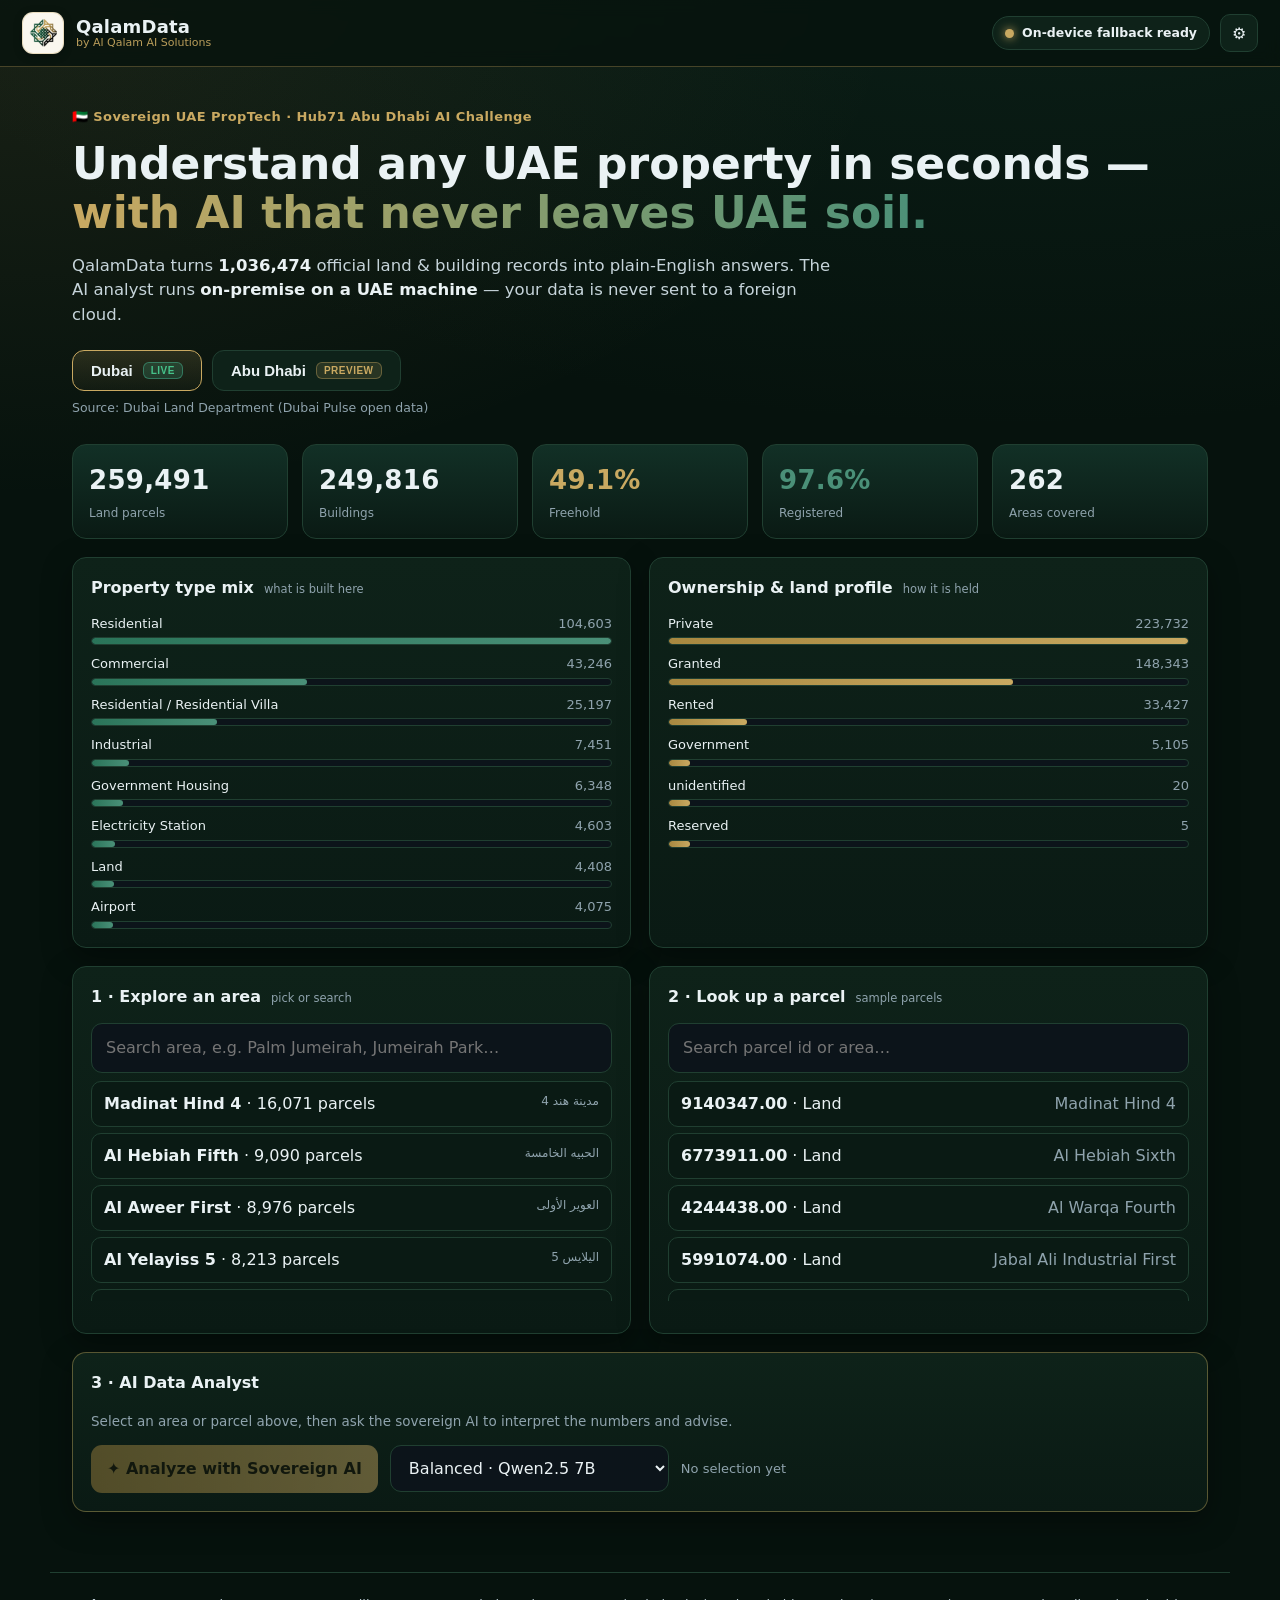
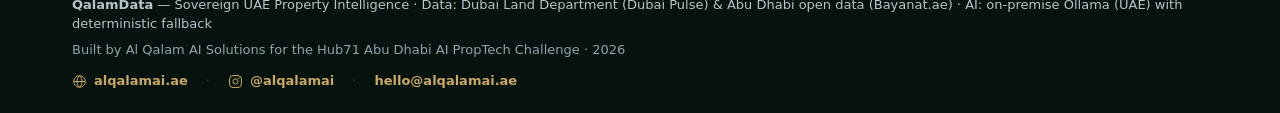
<file: site/index.html>
<!doctype html>
<html lang="en">
<head>
  <meta charset="UTF-8" />
  <meta name="viewport" content="width=device-width, initial-scale=1.0" />
  <title>QalamData — Sovereign UAE Property Intelligence</title>
  <meta name="description" content="Understand any UAE property parcel in seconds, with AI that runs on UAE soil. Real Dubai Land Department + Abu Dhabi open data, analysed by an on-premise sovereign AI." />
  <link rel="preconnect" href="https://fonts.googleapis.com" />
  <link rel="icon" type="image/png" href="assets/logo-mark.png" />
  <link rel="stylesheet" href="styles.css" />
  <link rel="stylesheet" href="brand.css" /><!-- Al Qalam AI branding layer -->
  <meta name="theme-color" content="#0B3D2E" />
</head>
<body>
  <!-- Top bar -->
  <header class="topbar">
    <div class="brand">
      <div class="logo" aria-hidden="true">
        <svg viewBox="0 0 48 48" width="34" height="34"><defs><linearGradient id="g" x1="0" x2="1" y1="0" y2="1"><stop offset="0" stop-color="#E7C66B"/><stop offset="1" stop-color="#0FB5A6"/></linearGradient></defs><path fill="url(#g)" d="M24 2l5.5 11.6L42 16l-9 8.6L35 38l-11-6-11 6 2-13.4L6 16l12.5-2.4z"/></svg>
      </div>
      <div class="brandtext">
        <strong>QalamData</strong>
        <span>by Al Qalam AI Solutions</span>
      </div>
    </div>
    <div class="topbar-right">
      <div id="aiStatus" class="chip chip-muted" title="Sovereign AI status">
        <span class="dot"></span><span id="aiStatusText">Checking sovereign AI…</span>
      </div>
      <button id="settingsBtn" class="iconbtn" title="Settings" aria-label="Settings">⚙</button>
    </div>
  </header>

  <!-- Hero -->
  <section class="hero">
    <div class="hero-copy">
      <div class="kicker">🇦🇪 Sovereign UAE PropTech · Hub71 Abu Dhabi AI Challenge</div>
      <h1>Understand any UAE property in seconds —<br><span class="accent">with AI that never leaves UAE soil.</span></h1>
      <p class="lede">QalamData turns <strong id="recordCount">1,000,000+</strong> official land &amp; building records into plain-English answers. The AI analyst runs <strong>on-premise on a UAE machine</strong> — your data is never sent to a foreign cloud.</p>
      <div class="emirate-switch" role="tablist" aria-label="Select emirate">
        <button class="em-btn active" data-emirate="dubai" role="tab">Dubai <span class="tag tag-live">LIVE</span></button>
        <button class="em-btn" data-emirate="abudhabi" role="tab">Abu Dhabi <span class="tag tag-preview">PREVIEW</span></button>
      </div>
      <div class="source-line" id="sourceLine">Source: Dubai Land Department (Dubai Pulse open data)</div>
    </div>
  </section>

  <main class="container">
    <!-- KPI row -->
    <section class="kpis" id="kpis" aria-label="Market indicators"></section>

    <!-- Market mix -->
    <section class="grid-2">
      <div class="card">
        <h2>Property type mix <span class="hint">what is built here</span></h2>
        <div id="propertyMix" class="barlist"></div>
      </div>
      <div class="card">
        <h2>Ownership &amp; land profile <span class="hint">how it is held</span></h2>
        <div id="ownershipMix" class="barlist"></div>
      </div>
    </section>

    <!-- Explorer -->
    <section class="grid-2">
      <div class="card">
        <h2>1 · Explore an area <span class="hint">pick or search</span></h2>
        <input id="areaSearch" class="input" type="text" placeholder="Search area, e.g. Palm Jumeirah, Jumeirah Park…" autocomplete="off" />
        <div id="areaResults" class="result-list"></div>
        <div id="areaCard" class="detail"></div>
      </div>

      <div class="card">
        <h2>2 · Look up a parcel <span class="hint">sample parcels</span></h2>
        <input id="parcelSearch" class="input" type="text" placeholder="Search parcel id or area…" autocomplete="off" />
        <div id="parcelResults" class="result-list"></div>
        <div id="parcelCard" class="detail"></div>
      </div>
    </section>

    <!-- AI analyst -->
    <section class="card ai-card">
      <div class="ai-head">
        <h2>3 · AI Data Analyst</h2>
        <div id="aiBadge" class="ai-badge hidden"></div>
      </div>
      <p class="ai-sub">Select an area or parcel above, then ask the sovereign AI to interpret the numbers and advise.</p>
      <div class="ai-actions">
        <button id="analyzeBtn" class="btn btn-primary" disabled>✦ Analyze with Sovereign AI</button>
        <select id="modelSelect" class="select" title="Model">
          <optgroup label="Sovereign · on-prem UAE">
            <option value="gemma3:4b">Turbo · Gemma 3 4B</option>
            <option value="qwen2.5:7b" selected>Balanced · Qwen2.5 7B</option>
            <option value="qwen2.5:14b">Deep · Qwen2.5 14B</option>
          </optgroup>
          <optgroup label="Cloud · Anthropic">
            <option value="claude-sonnet-4-6">Claude Sonnet 4.6 (cloud)</option>
          </optgroup>
        </select>
        <span id="aiContextLabel" class="ai-context">No selection yet</span>
      </div>
      <div id="aiThinking" class="ai-thinking hidden">
        <div class="scanner"></div>
        <div id="aiThinkingText">Routing to on-premise UAE node…</div>
      </div>
      <article id="aiOutput" class="ai-output"></article>
    </section>
  </main>

  <footer class="footer">
    <div>
      <strong>QalamData</strong> — Sovereign UAE Property Intelligence ·
      Data: Dubai Land Department (Dubai Pulse) &amp; Abu Dhabi open data (Bayanat.ae) ·
      AI: on-premise Ollama (UAE) with deterministic fallback
    </div>
    <div class="muted">Built by Al Qalam AI Solutions for the Hub71 Abu Dhabi AI PropTech Challenge · 2026</div>
    <div class="brand-links">
      <a href="https://alqalamai.ae" target="_blank" rel="noopener" title="alqalamai.ae">
        <svg viewBox="0 0 24 24" fill="none" aria-hidden="true"><circle cx="12" cy="12" r="9.2" stroke="currentColor" stroke-width="1.6"/><path d="M3 12h18M12 2.8c2.6 2.4 4 5.8 4 9.2s-1.4 6.8-4 9.2c-2.6-2.4-4-5.8-4-9.2S9.4 5.2 12 2.8Z" stroke="currentColor" stroke-width="1.6"/></svg>
        alqalamai.ae
      </a>
      <span class="sep">·</span>
      <a href="https://instagram.com/alqalamai" target="_blank" rel="noopener" title="@alqalamai on Instagram">
        <svg viewBox="0 0 24 24" fill="none" aria-hidden="true"><rect x="2.5" y="2.5" width="19" height="19" rx="5.5" stroke="currentColor" stroke-width="1.6"/><circle cx="12" cy="12" r="4.2" stroke="currentColor" stroke-width="1.6"/><circle cx="17.4" cy="6.6" r="1.2" fill="currentColor"/></svg>
        @alqalamai
      </a>
      <span class="sep">·</span>
      <a href="mailto:hello@alqalamai.ae" title="hello@alqalamai.ae">hello@alqalamai.ae</a>
    </div>
  </footer>

  <!-- Settings modal -->
  <div id="settingsModal" class="modal hidden" role="dialog" aria-modal="true">
    <div class="modal-box">
      <h3>Settings</h3>
      <label>Sovereign AI endpoint
        <input id="endpointInput" class="input" type="text" placeholder="https://your-tunnel.trycloudflare.com or http://127.0.0.1:8077" />
      </label>
      <p class="muted small">Point this at the on-premise AI node (local or via secure tunnel). If unreachable, QalamData uses a built-in on-device fallback analyst so the demo never breaks.</p>
      <div class="modal-actions">
        <button id="saveSettings" class="btn btn-primary">Save</button>
        <button id="closeSettings" class="btn">Close</button>
      </div>
    </div>
  </div>

  <script src="config.js"></script>
  <script src="app.js"></script>
</body>
</html>
</file>
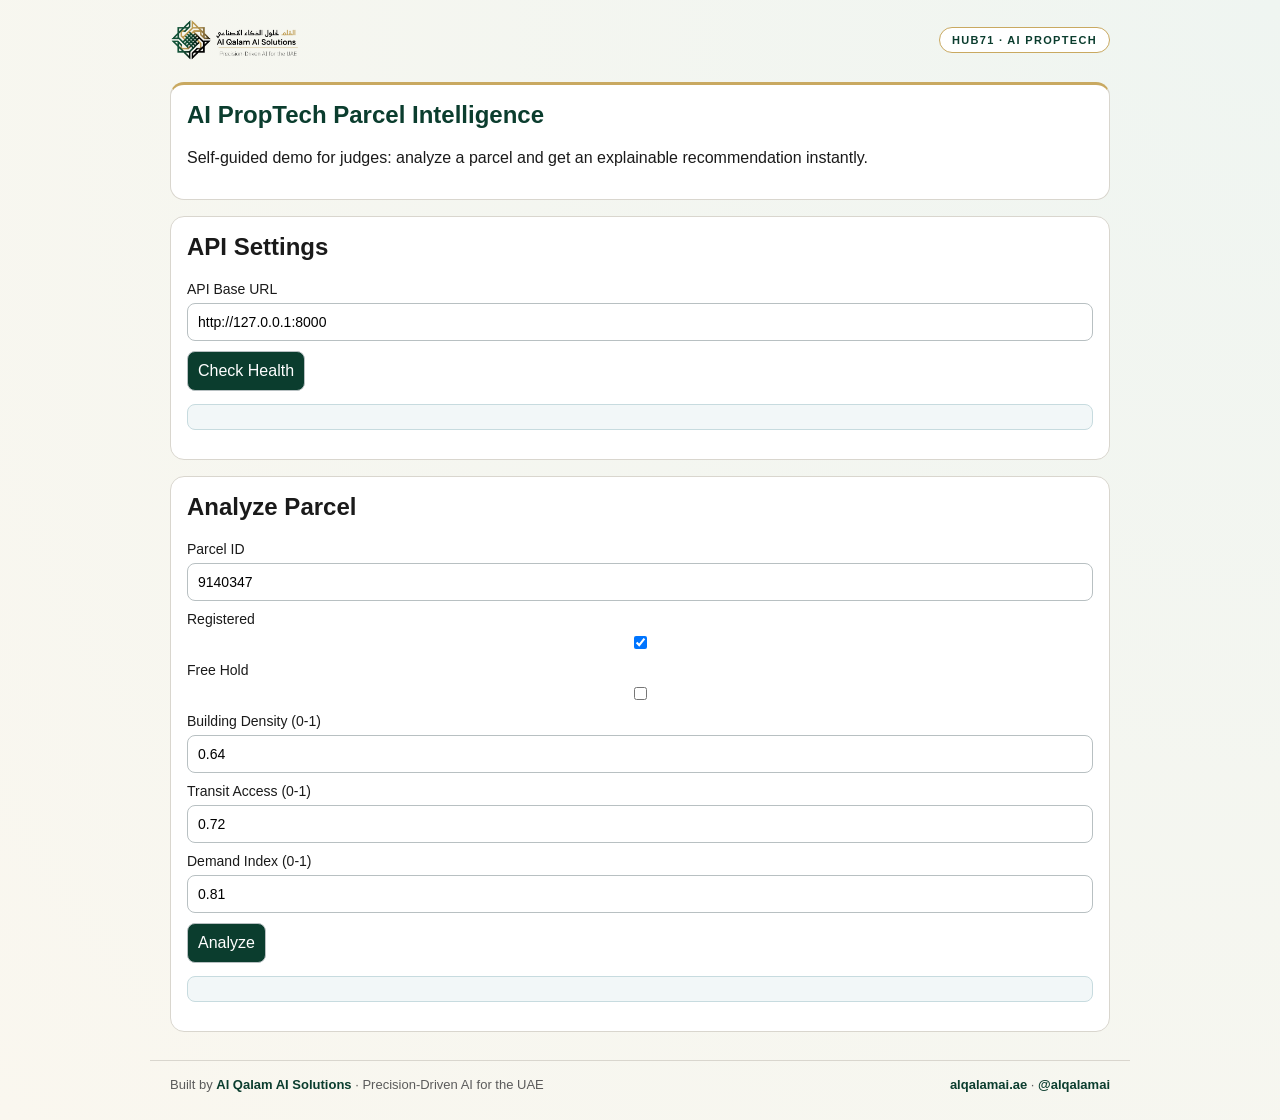
<file: app/ui/index.html>
<!doctype html>
<html lang="en">
  <head>
    <meta charset="UTF-8" />
    <meta name="viewport" content="width=device-width, initial-scale=1.0" />
    <title>Hub71 AI PropTech Demo · Al Qalam AI Solutions</title>
    <link rel="icon" type="image/png" href="assets/logo-mark.png" />
    <link rel="stylesheet" href="styles.css" />
    <link rel="stylesheet" href="brand.css" /><!-- Al Qalam AI branding layer -->
    <meta name="theme-color" content="#0B3D2E" />
  </head>
  <body>
    <header class="brand-bar">
      <img class="brand-logo" src="assets/logo-horizontal.png" alt="Al Qalam AI Solutions" />
      <span class="brand-chip">Hub71 · AI PropTech</span>
    </header>
    <main class="page">
      <section class="hero">
        <h1>AI PropTech Parcel Intelligence</h1>
        <p>Self-guided demo for judges: analyze a parcel and get an explainable recommendation instantly.</p>
      </section>

      <section class="panel">
        <h2>API Settings</h2>
        <label>API Base URL <input id="apiBase" value="http://127.0.0.1:8000" /></label>
        <button id="checkHealth">Check Health</button>
        <pre id="healthOut"></pre>
      </section>

      <section class="panel">
        <h2>Analyze Parcel</h2>
        <form id="analyzeForm">
          <label>Parcel ID <input id="parcel_id" value="9140347" required /></label>
          <label>Registered <input id="is_registered" type="checkbox" checked /></label>
          <label>Free Hold <input id="is_free_hold" type="checkbox" /></label>
          <label>Building Density (0-1) <input id="building_density" type="number" min="0" max="1" step="0.01" value="0.64" required /></label>
          <label>Transit Access (0-1) <input id="transit_access_score" type="number" min="0" max="1" step="0.01" value="0.72" required /></label>
          <label>Demand Index (0-1) <input id="estimated_demand_index" type="number" min="0" max="1" step="0.01" value="0.81" required /></label>
          <button type="submit">Analyze</button>
        </form>
        <pre id="analyzeOut"></pre>
      </section>
    </main>

    <footer class="brand-foot">
      <span>Built by <strong>Al Qalam AI Solutions</strong> · Precision-Driven AI for the UAE</span>
      <span class="links">
        <a href="https://alqalamai.ae" target="_blank" rel="noopener">alqalamai.ae</a> ·
        <a href="https://instagram.com/alqalamai" target="_blank" rel="noopener">@alqalamai</a>
      </span>
    </footer>

    <script src="app.js"></script>
  </body>
</html>
</file>
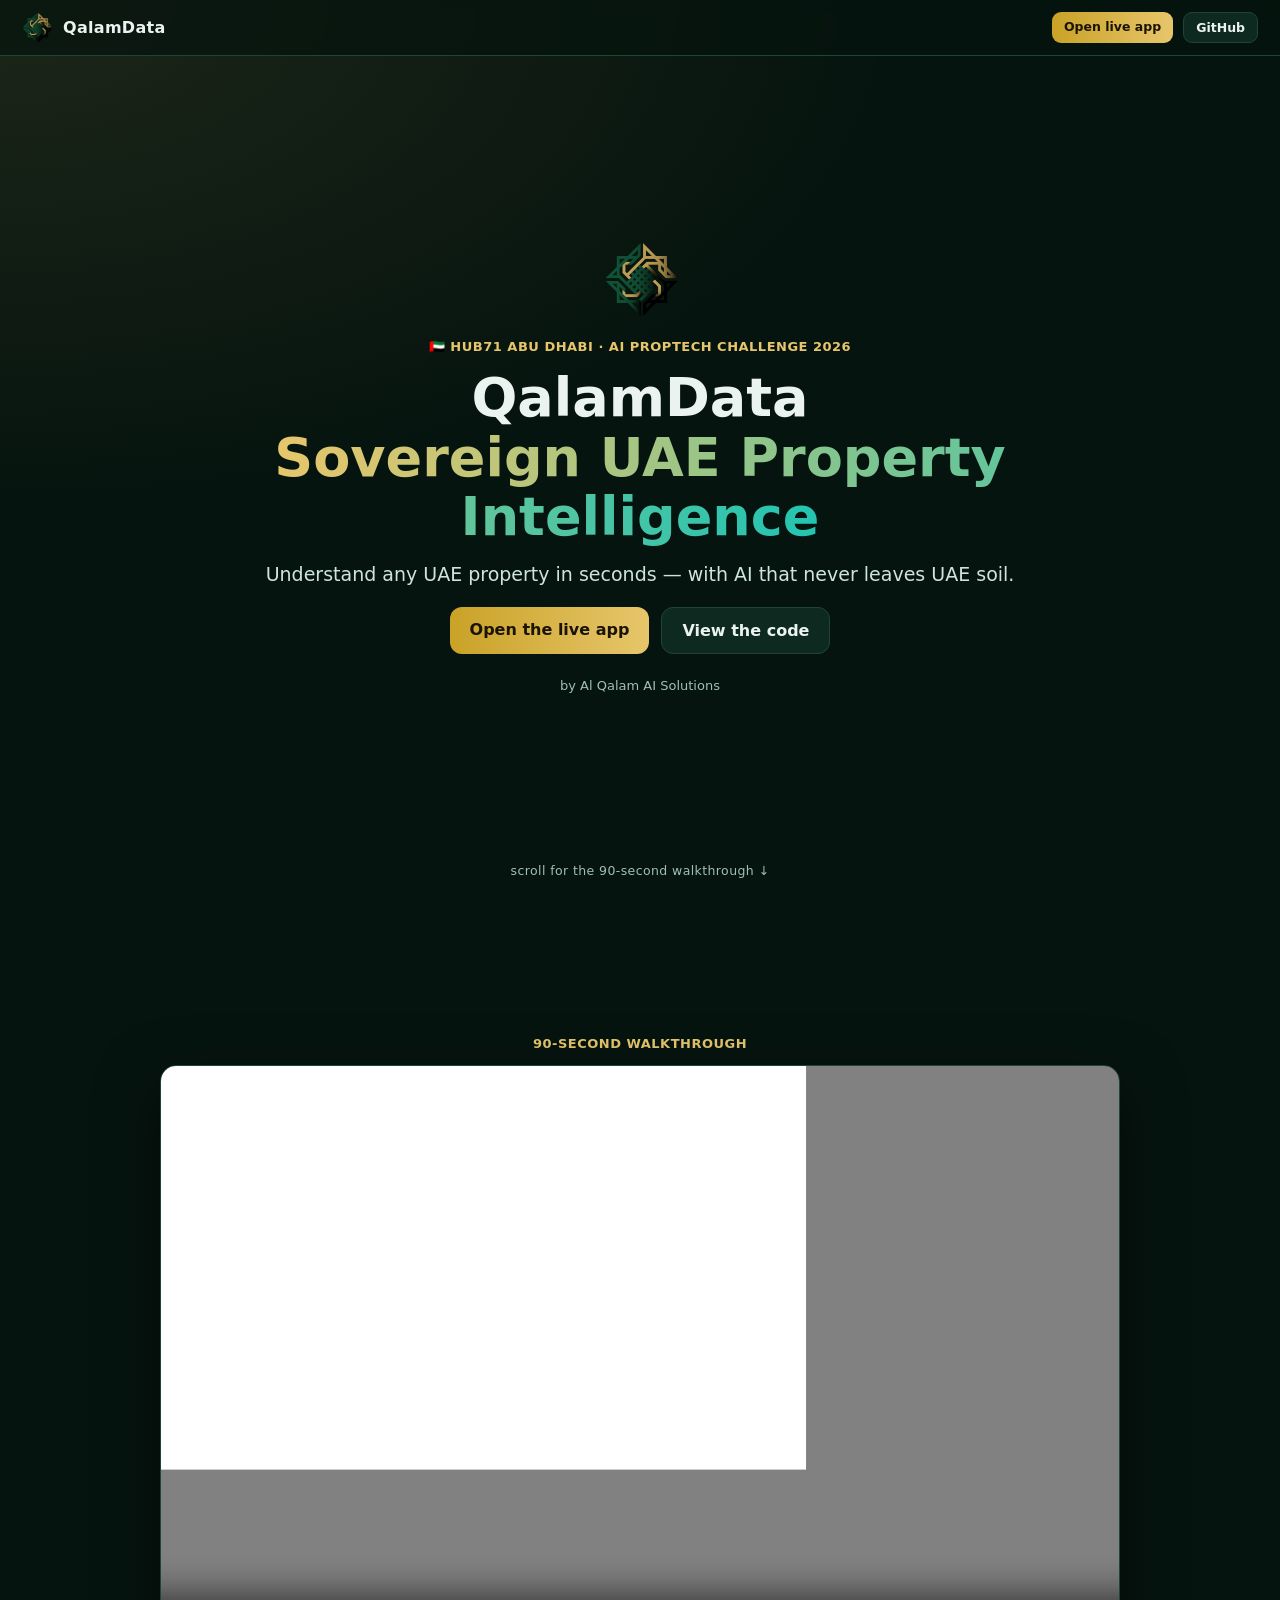
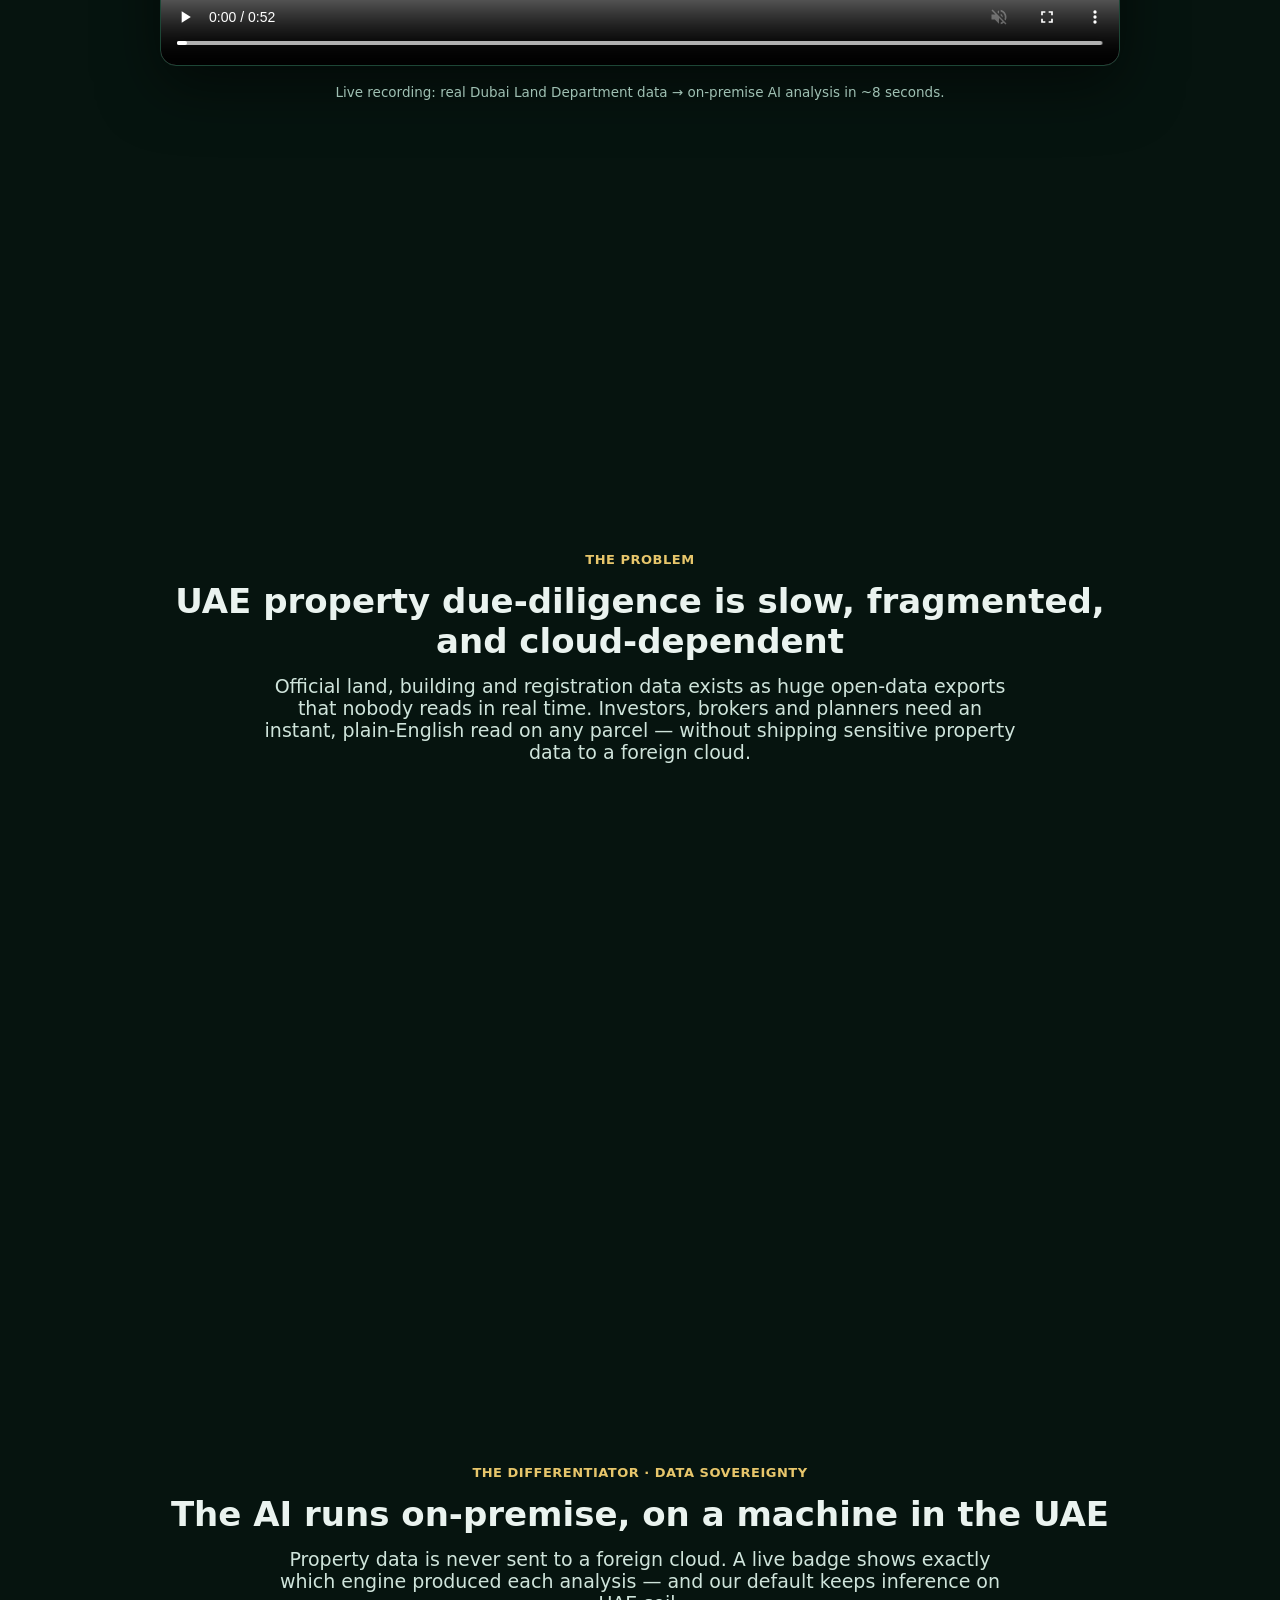
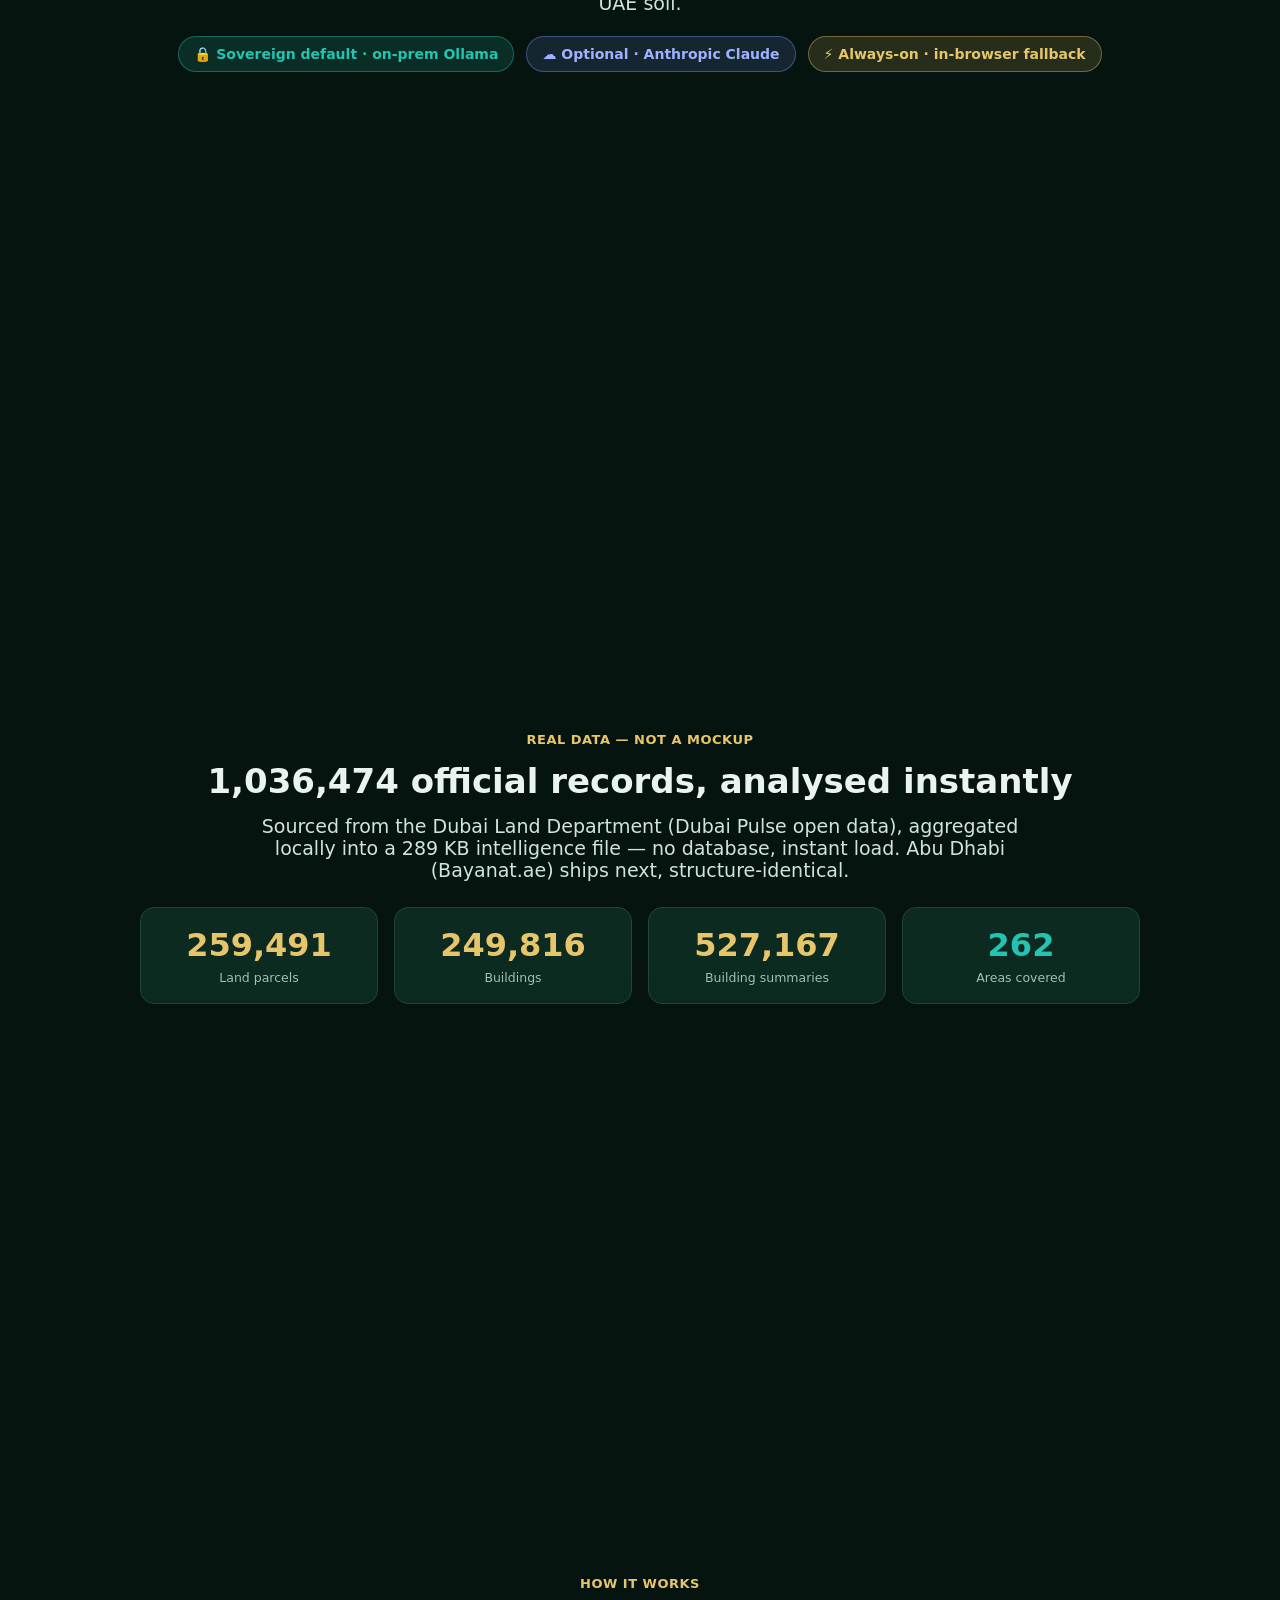
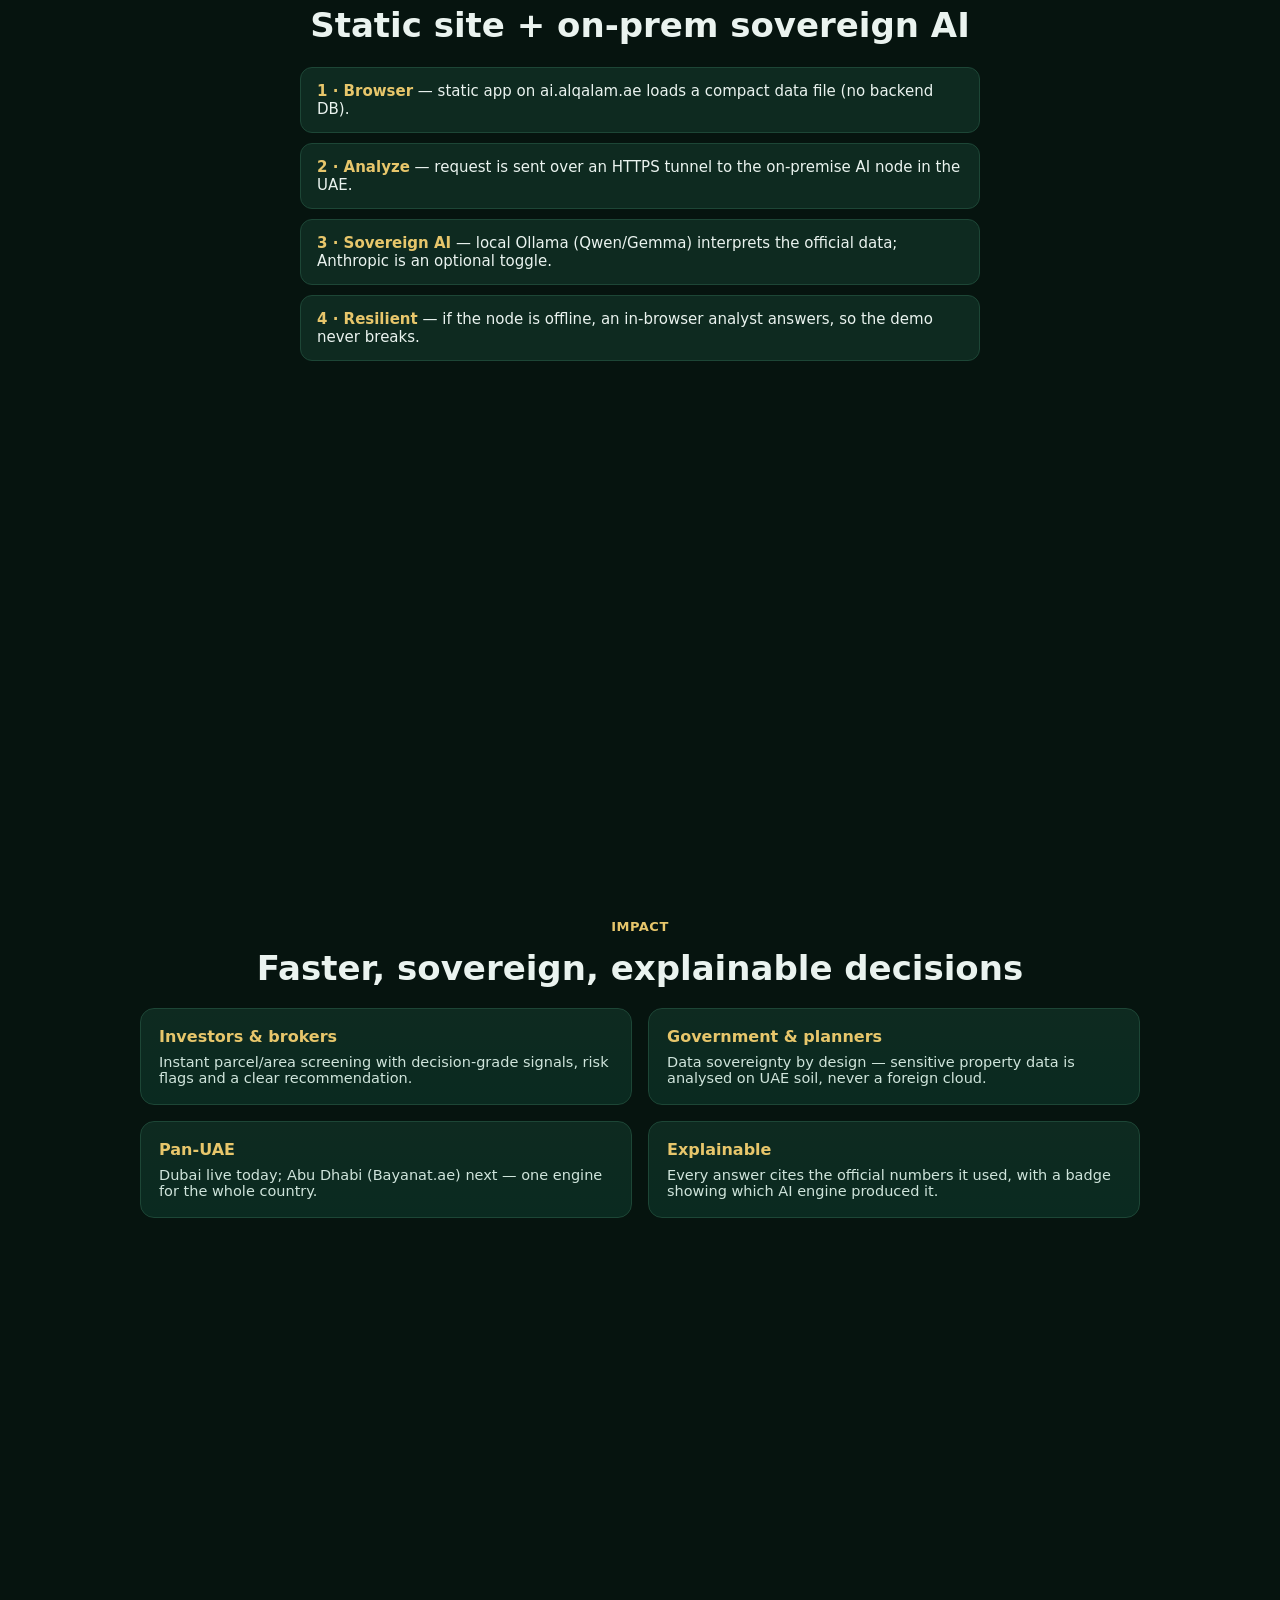
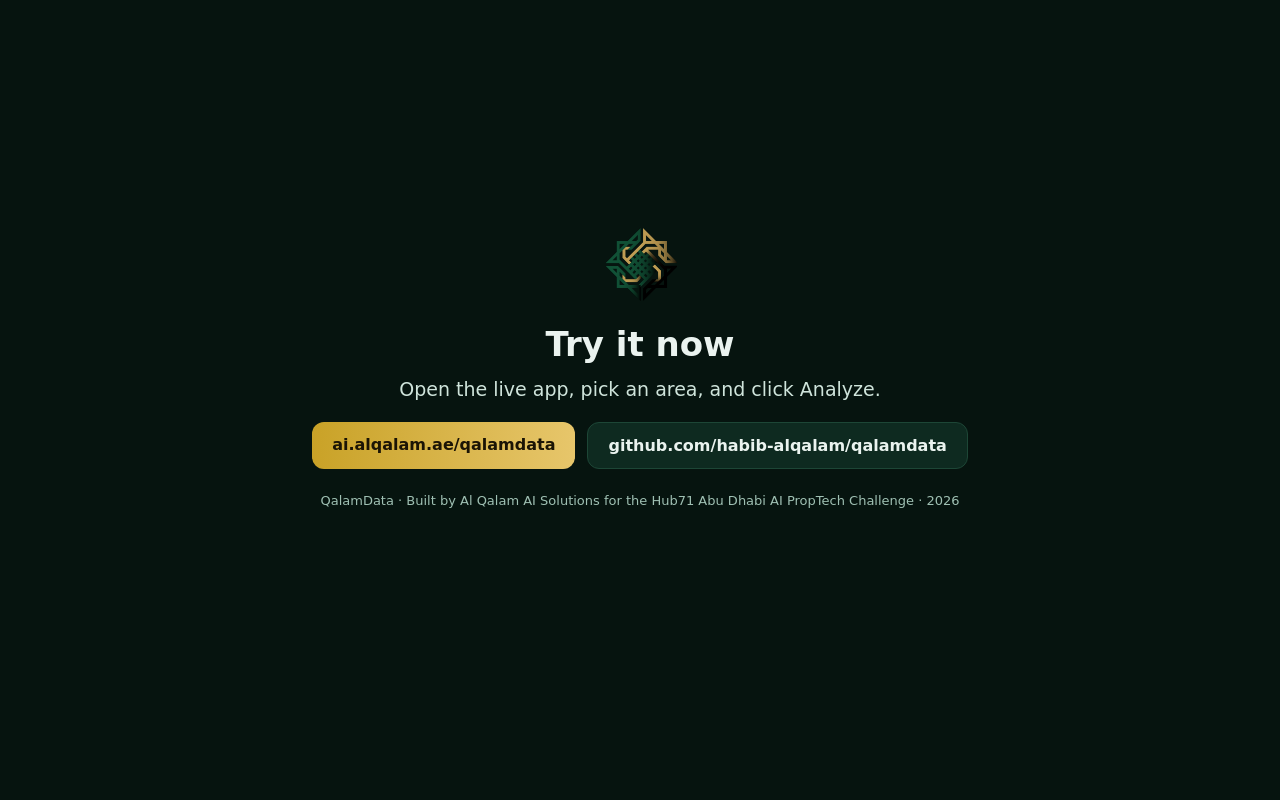
<file: site/slides/index.html>
<!doctype html>
<html lang="en">
<head>
  <meta charset="UTF-8" />
  <meta name="viewport" content="width=device-width, initial-scale=1.0" />
  <title>QalamData — Walkthrough · Sovereign UAE Property Intelligence</title>
  <meta name="description" content="QalamData walkthrough deck — Sovereign UAE Property Intelligence for the Hub71 Abu Dhabi AI PropTech Challenge. Real Dubai Land Department data, analysed by on-premise AI." />
  <link rel="icon" type="image/png" href="../assets/logo-mark.png" />
  <meta name="theme-color" content="#0B3D2E" />
  <style>
    :root{
      --bg:#06140f; --green:#0B3D2E; --green2:#0a2a20; --panel:#0e2a20;
      --gold:#E7C66B; --gold2:#C9A227; --teal:#23c4b2; --ink:#eaf3ef; --muted:#9fc0b3; --border:#1d4636;
    }
    *{box-sizing:border-box}
    html,body{margin:0;padding:0;scroll-behavior:smooth}
    body{
      font-family:"Segoe UI",system-ui,-apple-system,Tahoma,sans-serif;color:var(--ink);
      background:radial-gradient(1100px 600px at 85% -10%,rgba(35,196,178,.12),transparent),
                 radial-gradient(900px 500px at 0% 0%,rgba(231,198,107,.10),transparent),var(--bg);
    }
    a{color:var(--teal)}
    .bar{position:fixed;top:0;left:0;right:0;display:flex;align-items:center;justify-content:space-between;
      padding:12px 22px;background:rgba(6,20,15,.72);backdrop-filter:blur(8px);border-bottom:1px solid var(--border);z-index:20}
    .bar .b{display:flex;align-items:center;gap:11px}
    .bar img{width:30px;height:30px}
    .bar strong{font-size:16px;letter-spacing:.3px}
    .bar .links{display:flex;gap:10px}
    .bar .links a{font-size:12.5px;font-weight:700;text-decoration:none;color:var(--ink);
      border:1px solid var(--border);padding:7px 12px;border-radius:9px;background:var(--panel)}
    .bar .links a.primary{background:linear-gradient(90deg,var(--gold2),var(--gold));color:#1b1405;border:none}
    main{scroll-snap-type:y proximity}
    .slide{min-height:100vh;display:flex;flex-direction:column;justify-content:center;align-items:center;
      text-align:center;padding:96px 22px 60px;scroll-snap-align:start;position:relative}
    .wrap{max-width:1000px;width:100%}
    .kicker{color:var(--gold);font-weight:800;font-size:13px;letter-spacing:.5px;margin-bottom:14px}
    h1{font-size:clamp(30px,5vw,54px);line-height:1.1;margin:0 0 16px;font-weight:850}
    h1 .accent{background:linear-gradient(90deg,var(--gold),var(--teal));-webkit-background-clip:text;background-clip:text;color:transparent}
    h2{font-size:clamp(22px,3.4vw,34px);margin:0 0 14px;font-weight:800}
    p.lede{font-size:clamp(16px,2vw,19px);color:#cfe4db;max-width:760px;margin:0 auto 22px}
    .links-row{display:flex;gap:12px;justify-content:center;flex-wrap:wrap;margin-top:8px}
    .btn{display:inline-block;text-decoration:none;font-weight:800;padding:13px 20px;border-radius:12px;
      border:1px solid var(--border);color:var(--ink);background:var(--panel)}
    .btn.primary{background:linear-gradient(90deg,var(--gold2),var(--gold));color:#1b1405;border:none}
    .logo-xl{width:74px;height:74px;margin-bottom:18px}
    .demo{width:min(960px,94vw);border-radius:16px;border:1px solid var(--border);box-shadow:0 20px 60px rgba(0,0,0,.5);background:#000}
    .cap{color:var(--muted);font-size:13.5px;margin-top:14px}
    .stat-grid{display:grid;grid-template-columns:repeat(4,1fr);gap:16px;margin-top:26px}
    @media(max-width:760px){.stat-grid{grid-template-columns:repeat(2,1fr)}}
    .stat{background:linear-gradient(180deg,var(--panel),var(--green2));border:1px solid var(--border);border-radius:14px;padding:18px}
    .stat .v{font-size:clamp(22px,3vw,32px);font-weight:850;color:var(--gold)}
    .stat .v.teal{color:var(--teal)}
    .stat .l{font-size:12.5px;color:var(--muted);margin-top:6px}
    .badges{display:flex;gap:12px;justify-content:center;flex-wrap:wrap;margin-top:18px}
    .pill{display:inline-flex;align-items:center;gap:8px;padding:9px 15px;border-radius:999px;font-weight:700;font-size:14px}
    .pill.sov{background:rgba(35,196,178,.14);color:var(--teal);border:1px solid rgba(35,196,178,.4)}
    .pill.cloud{background:rgba(120,150,255,.14);color:#9db3ff;border:1px solid rgba(120,150,255,.4)}
    .pill.fb{background:rgba(231,198,107,.14);color:var(--gold);border:1px solid rgba(231,198,107,.4)}
    .flow{display:flex;flex-direction:column;gap:10px;max-width:680px;margin:22px auto 0;text-align:left}
    .flow .step{background:var(--panel);border:1px solid var(--border);border-radius:12px;padding:14px 16px;font-size:15px}
    .flow .step b{color:var(--gold)}
    .grid2{display:grid;grid-template-columns:1fr 1fr;gap:16px;text-align:left;margin-top:20px}
    @media(max-width:760px){.grid2{grid-template-columns:1fr}}
    .card{background:linear-gradient(180deg,var(--panel),var(--green2));border:1px solid var(--border);border-radius:14px;padding:18px}
    .card h3{margin:0 0 8px;color:var(--gold);font-size:16px}
    .card p{margin:0;color:#cfe4db;font-size:14.5px}
    .scrollhint{position:absolute;bottom:22px;left:50%;transform:translateX(-50%);color:var(--muted);font-size:12.5px;letter-spacing:.4px}
    .foot{color:var(--muted);font-size:13px;margin-top:24px}
  </style>
</head>
<body>
  <header class="bar">
    <div class="b"><img src="../assets/logo-mark.png" alt="Al Qalam" /><strong>QalamData</strong></div>
    <div class="links">
      <a class="primary" href="../" >Open live app</a>
      <a href="https://github.com/habib-alqalam/qalamdata" target="_blank" rel="noopener">GitHub</a>
    </div>
  </header>

  <main>
    <!-- 1. Title -->
    <section class="slide">
      <div class="wrap">
        <img class="logo-xl" src="../assets/logo-mark.png" alt="Al Qalam AI Solutions" />
        <div class="kicker">🇦🇪 HUB71 ABU DHABI · AI PROPTECH CHALLENGE 2026</div>
        <h1>QalamData<br /><span class="accent">Sovereign UAE Property Intelligence</span></h1>
        <p class="lede">Understand any UAE property in seconds — with AI that never leaves UAE soil.</p>
        <div class="links-row">
          <a class="btn primary" href="../">Open the live app</a>
          <a class="btn" href="https://github.com/habib-alqalam/qalamdata" target="_blank" rel="noopener">View the code</a>
        </div>
        <div class="foot">by Al Qalam AI Solutions</div>
      </div>
      <div class="scrollhint">scroll for the 90-second walkthrough ↓</div>
    </section>

    <!-- 2. Video -->
    <section class="slide">
      <div class="wrap">
        <div class="kicker">90-SECOND WALKTHROUGH</div>
        <video class="demo" controls autoplay muted loop playsinline preload="auto">
          <source src="qalamdata-demo.mp4" type="video/mp4" />
          <source src="qalamdata-demo.webm" type="video/webm" />
          Your browser cannot play the video — <a href="qalamdata-demo.mp4">download it here</a>.
        </video>
        <div class="cap">Live recording: real Dubai Land Department data → on-premise AI analysis in ~8 seconds.</div>
      </div>
    </section>

    <!-- 3. Problem -->
    <section class="slide">
      <div class="wrap">
        <div class="kicker">THE PROBLEM</div>
        <h2>UAE property due-diligence is slow, fragmented, and cloud-dependent</h2>
        <p class="lede">Official land, building and registration data exists as huge open-data exports that nobody reads in real time. Investors, brokers and planners need an instant, plain-English read on any parcel — without shipping sensitive property data to a foreign cloud.</p>
      </div>
    </section>

    <!-- 4. Sovereignty -->
    <section class="slide">
      <div class="wrap">
        <div class="kicker">THE DIFFERENTIATOR · DATA SOVEREIGNTY</div>
        <h2>The AI runs on-premise, on a machine in the UAE</h2>
        <p class="lede">Property data is never sent to a foreign cloud. A live badge shows exactly which engine produced each analysis — and our default keeps inference on UAE soil.</p>
        <div class="badges">
          <span class="pill sov">🔒 Sovereign default · on-prem Ollama</span>
          <span class="pill cloud">☁️ Optional · Anthropic Claude</span>
          <span class="pill fb">⚡ Always-on · in-browser fallback</span>
        </div>
      </div>
    </section>

    <!-- 5. Data -->
    <section class="slide">
      <div class="wrap">
        <div class="kicker">REAL DATA — NOT A MOCKUP</div>
        <h2>1,036,474 official records, analysed instantly</h2>
        <p class="lede">Sourced from the Dubai Land Department (Dubai Pulse open data), aggregated locally into a 289&nbsp;KB intelligence file — no database, instant load. Abu Dhabi (Bayanat.ae) ships next, structure-identical.</p>
        <div class="stat-grid">
          <div class="stat"><div class="v">259,491</div><div class="l">Land parcels</div></div>
          <div class="stat"><div class="v">249,816</div><div class="l">Buildings</div></div>
          <div class="stat"><div class="v">527,167</div><div class="l">Building summaries</div></div>
          <div class="stat"><div class="v teal">262</div><div class="l">Areas covered</div></div>
        </div>
      </div>
    </section>

    <!-- 6. How it works -->
    <section class="slide">
      <div class="wrap">
        <div class="kicker">HOW IT WORKS</div>
        <h2>Static site + on-prem sovereign AI</h2>
        <div class="flow">
          <div class="step"><b>1 · Browser</b> — static app on ai.alqalam.ae loads a compact data file (no backend DB).</div>
          <div class="step"><b>2 · Analyze</b> — request is sent over an HTTPS tunnel to the on-premise AI node in the UAE.</div>
          <div class="step"><b>3 · Sovereign AI</b> — local Ollama (Qwen/Gemma) interprets the official data; Anthropic is an optional toggle.</div>
          <div class="step"><b>4 · Resilient</b> — if the node is offline, an in-browser analyst answers, so the demo never breaks.</div>
        </div>
      </div>
    </section>

    <!-- 7. Impact -->
    <section class="slide">
      <div class="wrap">
        <div class="kicker">IMPACT</div>
        <h2>Faster, sovereign, explainable decisions</h2>
        <div class="grid2">
          <div class="card"><h3>Investors &amp; brokers</h3><p>Instant parcel/area screening with decision-grade signals, risk flags and a clear recommendation.</p></div>
          <div class="card"><h3>Government &amp; planners</h3><p>Data sovereignty by design — sensitive property data is analysed on UAE soil, never a foreign cloud.</p></div>
          <div class="card"><h3>Pan-UAE</h3><p>Dubai live today; Abu Dhabi (Bayanat.ae) next — one engine for the whole country.</p></div>
          <div class="card"><h3>Explainable</h3><p>Every answer cites the official numbers it used, with a badge showing which AI engine produced it.</p></div>
        </div>
      </div>
    </section>

    <!-- 8. Close -->
    <section class="slide">
      <div class="wrap">
        <img class="logo-xl" src="../assets/logo-mark.png" alt="Al Qalam AI Solutions" />
        <h2>Try it now</h2>
        <p class="lede">Open the live app, pick an area, and click Analyze.</p>
        <div class="links-row">
          <a class="btn primary" href="../">ai.alqalam.ae/qalamdata</a>
          <a class="btn" href="https://github.com/habib-alqalam/qalamdata" target="_blank" rel="noopener">github.com/habib-alqalam/qalamdata</a>
        </div>
        <div class="foot">QalamData · Built by Al Qalam AI Solutions for the Hub71 Abu Dhabi AI PropTech Challenge · 2026</div>
      </div>
    </section>
  </main>
</body>
</html>
</file>
<file: site/styles.css>
:root {
  --bg: #0b1014;
  --bg-2: #0f161c;
  --panel: #131c24;
  --panel-2: #18232c;
  --border: #233240;
  --ink: #eaf2f4;
  --muted: #8fa3ad;
  --gold: #e7c66b;
  --gold-deep: #c9a227;
  --teal: #0fb5a6;
  --teal-deep: #0a8c81;
  --red: #ff6b6b;
  --green: #4cd0a7;
  --radius: 14px;
  --shadow: 0 10px 30px rgba(0,0,0,.35);
}

* { box-sizing: border-box; }
html, body { margin: 0; padding: 0; }
body {
  font-family: "Segoe UI", system-ui, -apple-system, Tahoma, sans-serif;
  background:
    radial-gradient(1200px 600px at 80% -10%, rgba(15,181,166,.12), transparent),
    radial-gradient(900px 500px at 0% 0%, rgba(231,198,107,.10), transparent),
    var(--bg);
  color: var(--ink);
  line-height: 1.5;
}
a { color: var(--teal); }

/* Top bar */
.topbar {
  display: flex; align-items: center; justify-content: space-between;
  padding: 12px 22px; border-bottom: 1px solid var(--border);
  position: sticky; top: 0; z-index: 20;
  backdrop-filter: blur(8px); background: rgba(11,16,20,.72);
}
.brand { display: flex; align-items: center; gap: 12px; }
.brandtext { display: flex; flex-direction: column; line-height: 1.05; }
.brandtext strong { font-size: 18px; letter-spacing: .3px; }
.brandtext span { font-size: 11px; color: var(--muted); }
.topbar-right { display: flex; align-items: center; gap: 10px; }
.iconbtn {
  background: var(--panel); border: 1px solid var(--border); color: var(--ink);
  width: 38px; height: 38px; border-radius: 10px; cursor: pointer; font-size: 16px;
}
.iconbtn:hover { border-color: var(--teal); }

.chip {
  display: inline-flex; align-items: center; gap: 8px;
  padding: 7px 12px; border-radius: 999px; font-size: 12.5px; font-weight: 600;
  border: 1px solid var(--border); background: var(--panel);
}
.chip .dot { width: 9px; height: 9px; border-radius: 50%; background: var(--muted); box-shadow: 0 0 0 3px rgba(255,255,255,.04); }
.chip-live .dot { background: var(--green); box-shadow: 0 0 10px var(--green); }
.chip-fallback .dot { background: var(--gold); box-shadow: 0 0 10px var(--gold); }
.chip-muted .dot { background: var(--muted); }

/* Hero */
.hero { padding: 40px 22px 8px; max-width: 1180px; margin: 0 auto; }
.kicker { color: var(--gold); font-weight: 700; font-size: 13px; letter-spacing: .4px; margin-bottom: 12px; }
.hero h1 { font-size: clamp(26px, 4vw, 44px); line-height: 1.12; margin: 0 0 14px; font-weight: 800; }
.hero h1 .accent { background: linear-gradient(90deg, var(--gold), var(--teal)); -webkit-background-clip: text; background-clip: text; color: transparent; }
.lede { color: #c6d4da; max-width: 760px; font-size: 16.5px; }
.lede strong { color: var(--ink); }

.emirate-switch { display: flex; gap: 10px; margin: 22px 0 8px; }
.em-btn {
  background: var(--panel); border: 1px solid var(--border); color: var(--ink);
  padding: 11px 18px; border-radius: 12px; cursor: pointer; font-weight: 700; font-size: 15px;
  display: flex; align-items: center; gap: 10px; transition: .15s;
}
.em-btn:hover { border-color: var(--teal); }
.em-btn.active { border-color: var(--gold); background: linear-gradient(180deg, rgba(231,198,107,.14), rgba(231,198,107,.04)); }
.tag { font-size: 10px; font-weight: 800; padding: 2px 7px; border-radius: 6px; letter-spacing: .5px; }
.tag-live { background: rgba(76,208,167,.16); color: var(--green); border: 1px solid rgba(76,208,167,.4); }
.tag-preview { background: rgba(231,198,107,.14); color: var(--gold); border: 1px solid rgba(231,198,107,.4); }
.source-line { color: var(--muted); font-size: 12.5px; margin-top: 6px; }

/* Layout */
.container { max-width: 1180px; margin: 0 auto; padding: 18px 22px 60px; display: grid; gap: 18px; }
.grid-2 { display: grid; grid-template-columns: 1fr 1fr; gap: 18px; }
@media (max-width: 860px) { .grid-2 { grid-template-columns: 1fr; } }

.card {
  background: linear-gradient(180deg, var(--panel), var(--bg-2));
  border: 1px solid var(--border); border-radius: var(--radius); padding: 18px; box-shadow: var(--shadow);
}
.card h2 { margin: 0 0 14px; font-size: 16px; display: flex; align-items: baseline; gap: 10px; }
.hint { font-size: 11.5px; color: var(--muted); font-weight: 500; }

/* KPIs */
.kpis { display: grid; grid-template-columns: repeat(5, 1fr); gap: 14px; }
@media (max-width: 860px) { .kpis { grid-template-columns: repeat(2, 1fr); } }
.kpi {
  background: linear-gradient(180deg, var(--panel-2), var(--bg-2));
  border: 1px solid var(--border); border-radius: var(--radius); padding: 16px;
}
.kpi .val { font-size: 26px; font-weight: 800; letter-spacing: .3px; }
.kpi .lbl { font-size: 12px; color: var(--muted); margin-top: 4px; }
.kpi .val.gold { color: var(--gold); }
.kpi .val.teal { color: var(--teal); }

/* Bar lists */
.barlist { display: grid; gap: 9px; }
.bar-row { display: grid; grid-template-columns: 1fr; gap: 4px; }
.bar-row .bar-top { display: flex; justify-content: space-between; font-size: 13px; }
.bar-row .bar-top .name { color: var(--ink); }
.bar-row .bar-top .cnt { color: var(--muted); }
.bar-track { height: 8px; background: #0c141a; border-radius: 999px; overflow: hidden; border: 1px solid var(--border); }
.bar-fill { height: 100%; background: linear-gradient(90deg, var(--teal-deep), var(--teal)); border-radius: 999px; }
.bar-fill.gold { background: linear-gradient(90deg, var(--gold-deep), var(--gold)); }

/* Inputs + results */
.input, .select {
  width: 100%; padding: 12px 14px; border-radius: 11px; border: 1px solid var(--border);
  background: #0c141a; color: var(--ink); font: inherit;
}
.input:focus, .select:focus { outline: none; border-color: var(--teal); }
.select { width: auto; }
.result-list { margin-top: 8px; display: grid; gap: 6px; max-height: 220px; overflow: auto; }
.result-item {
  padding: 10px 12px; border: 1px solid var(--border); border-radius: 10px; cursor: pointer;
  display: flex; justify-content: space-between; gap: 10px; background: var(--bg-2);
}
.result-item:hover { border-color: var(--teal); background: var(--panel-2); }
.result-item .ar { color: var(--muted); font-size: 12px; direction: rtl; }

/* Detail card */
.detail { margin-top: 14px; }
.detail.show { animation: fade .25s ease; }
.detail h3 { margin: 0 0 4px; font-size: 18px; }
.detail .sub { color: var(--muted); font-size: 13px; margin-bottom: 12px; direction: rtl; text-align: left; }
.stat-grid { display: grid; grid-template-columns: repeat(2, 1fr); gap: 10px; margin-bottom: 12px; }
.stat { background: var(--bg-2); border: 1px solid var(--border); border-radius: 10px; padding: 10px 12px; }
.stat .s-val { font-size: 18px; font-weight: 700; }
.stat .s-lbl { font-size: 11.5px; color: var(--muted); }
.pill { display: inline-block; padding: 3px 9px; border-radius: 999px; font-size: 11.5px; font-weight: 700; margin: 2px 4px 2px 0; }
.pill.green { background: rgba(76,208,167,.14); color: var(--green); border: 1px solid rgba(76,208,167,.35); }
.pill.gold { background: rgba(231,198,107,.14); color: var(--gold); border: 1px solid rgba(231,198,107,.35); }
.pill.muted { background: #0c141a; color: var(--muted); border: 1px solid var(--border); }

/* AI card */
.ai-card { border-color: rgba(231,198,107,.35); }
.ai-head { display: flex; align-items: center; justify-content: space-between; }
.ai-sub { color: var(--muted); font-size: 13.5px; margin: 2px 0 14px; }
.ai-actions { display: flex; align-items: center; gap: 12px; flex-wrap: wrap; }
.ai-context { color: var(--muted); font-size: 13px; }
.btn { background: var(--panel-2); color: var(--ink); border: 1px solid var(--border); padding: 12px 16px; border-radius: 11px; cursor: pointer; font: inherit; font-weight: 600; }
.btn:hover { border-color: var(--teal); }
.btn-primary { background: linear-gradient(90deg, var(--gold-deep), var(--gold)); color: #1a1305; border: none; font-weight: 800; }
.btn-primary:disabled { opacity: .45; cursor: not-allowed; }

.ai-badge { display: inline-flex; align-items: center; gap: 8px; padding: 6px 12px; border-radius: 999px; font-size: 12.5px; font-weight: 700; }
.ai-badge.sovereign { background: rgba(76,208,167,.14); color: var(--green); border: 1px solid rgba(76,208,167,.4); }
.ai-badge.fallback { background: rgba(231,198,107,.14); color: var(--gold); border: 1px solid rgba(231,198,107,.4); }
.ai-badge.cloud { background: rgba(120,150,255,.14); color: #93b0ff; border: 1px solid rgba(120,150,255,.4); }

.ai-thinking { margin-top: 16px; padding: 16px; border: 1px solid var(--border); border-radius: 12px; background: #0c141a; position: relative; overflow: hidden; }
.ai-thinking .scanner { position: absolute; top: 0; left: -40%; width: 40%; height: 100%; background: linear-gradient(90deg, transparent, rgba(15,181,166,.18), transparent); animation: scan 1.2s linear infinite; }
#aiThinkingText { font-size: 14px; color: var(--teal); font-weight: 600; }
@keyframes scan { to { left: 110%; } }
@keyframes fade { from { opacity: 0; transform: translateY(4px); } to { opacity: 1; transform: none; } }

.ai-output { margin-top: 14px; }
.ai-output:empty { display: none; }
.ai-output h2, .ai-output h3 { color: var(--gold); margin: 14px 0 6px; font-size: 15px; }
.ai-output strong { color: var(--ink); }
.ai-output ul { margin: 6px 0 12px; padding-left: 18px; }
.ai-output li { margin: 3px 0; }
.ai-output p { margin: 8px 0; }
.ai-meta { margin-top: 10px; font-size: 12px; color: var(--muted); }

/* Footer */
.footer { border-top: 1px solid var(--border); padding: 22px; max-width: 1180px; margin: 0 auto; color: #b6c5cc; font-size: 13px; }
.footer .muted { color: var(--muted); margin-top: 6px; }
.muted { color: var(--muted); }
.small { font-size: 12px; }

/* Modal */
.modal { position: fixed; inset: 0; background: rgba(0,0,0,.6); display: flex; align-items: center; justify-content: center; z-index: 40; }
.modal-box { background: var(--panel); border: 1px solid var(--border); border-radius: var(--radius); padding: 22px; width: min(520px, 92vw); box-shadow: var(--shadow); }
.modal-box h3 { margin: 0 0 14px; }
.modal-box label { display: grid; gap: 8px; font-size: 13px; color: var(--muted); }
.modal-actions { display: flex; gap: 10px; margin-top: 16px; }
.hidden { display: none !important; }
</file>
<file: site/brand.css>
/* ============================================================
   AL QALAM AI SOLUTIONS — brand layer for QalamData.
   Loaded AFTER styles.css; overrides only brand-affecting tokens
   (no structural CSS rewritten) so it never collides with ongoing
   layout work. Official identity from alqalamai.ae:
     Emerald #0B3D2E · Gold #C9A961 · Instagram @alqalamai
   ============================================================ */

:root {
  /* Official brand accents (override the placeholder gold/teal) */
  --gold:       #C9A961;   /* aq-gold       */
  --gold-deep:  #A88840;   /* aq-gold-deep  */
  --teal:       #4A9078;   /* aq-emerald-400 — accent re-pointed to emerald */
  --teal-deep:  #2A7459;   /* aq-emerald-500 */
  --green:      #46C28A;   /* live/success, harmonised with emerald */

  /* Emerald-tinted "sovereign" dark surfaces */
  --bg:        #06120D;
  --bg-2:      #0A1A14;
  --panel:     #0E2219;
  --panel-2:   #123026;
  --border:    #203F31;

  /* Brand helpers */
  --aq-emerald: #0B3D2E;
  --aq-tile:    #FAF7EF;   /* cream tile behind the geometric mark */
}

/* Emerald + gold ambient wash (was teal/gold) */
body {
  background:
    radial-gradient(1200px 600px at 80% -10%, rgba(42,116,89,.16), transparent),
    radial-gradient(900px 500px at 0% 0%, rgba(201,169,97,.10), transparent),
    var(--bg);
}

/* Sticky header: emerald glass + subtle gold hairline */
.topbar {
  background: rgba(6,18,13,.74);
  border-bottom: 1px solid rgba(201,169,97,.32);
}

/* ---- Real Al Qalam mark in place of the placeholder star ---- */
.brand .logo {
  width: 42px;
  height: 42px;
  border-radius: 11px;
  background: var(--aq-tile) url("assets/logo-mark.png") center / 28px 28px no-repeat;
  box-shadow: 0 2px 8px rgba(0,0,0,.28), inset 0 0 0 1px rgba(201,169,97,.35);
}
.brand .logo svg { display: none; }
.brandtext strong { letter-spacing: .2px; }
.brandtext span { color: var(--gold); opacity: .92; }

/* Keep the active emirate tab on official gold */
.em-btn.active {
  border-color: var(--gold);
  background: linear-gradient(180deg, rgba(201,169,97,.16), rgba(201,169,97,.04));
}
.tag-preview { background: rgba(201,169,97,.14); color: var(--gold); border-color: rgba(201,169,97,.4); }

/* ---- Footer brand block ---- */
.footer .brand-links {
  display: flex;
  flex-wrap: wrap;
  align-items: center;
  gap: 8px 18px;
  margin-top: 12px;
}
.footer .brand-links a {
  display: inline-flex;
  align-items: center;
  gap: 7px;
  color: var(--gold);
  font-weight: 600;
  font-size: 13px;
  text-decoration: none;
}
.footer .brand-links a:hover { color: var(--gold-deep); }
.footer .brand-links svg { width: 15px; height: 15px; }
.footer .brand-links .sep { color: var(--border); }
</file>
<file: app/ui/styles.css>
:root {
  --bg: #f6f4ed;
  --ink: #1d2428;
  --accent: #005f73;
  --card: #ffffff;
  --border: #d9d3c3;
}

* {
  box-sizing: border-box;
}

body {
  margin: 0;
  font-family: "Segoe UI", Tahoma, Geneva, Verdana, sans-serif;
  background: radial-gradient(circle at top right, #dceef1, var(--bg));
  color: var(--ink);
}

.page {
  max-width: 980px;
  margin: 0 auto;
  padding: 20px;
  display: grid;
  gap: 16px;
}

.hero, .panel {
  background: var(--card);
  border: 1px solid var(--border);
  border-radius: 14px;
  padding: 16px;
}

h1, h2 {
  margin-top: 0;
}

label {
  display: grid;
  gap: 6px;
  margin-bottom: 10px;
  font-size: 14px;
}

input, button {
  font: inherit;
  padding: 10px;
  border-radius: 8px;
  border: 1px solid #b8c0c2;
}

button {
  background: var(--accent);
  color: #fff;
  cursor: pointer;
}

pre {
  background: #f2f7f8;
  border: 1px solid #c7dbdf;
  border-radius: 8px;
  padding: 12px;
  overflow: auto;
}
</file>
<file: app/ui/brand.css>
/* ============================================================
   AL QALAM AI SOLUTIONS — brand layer for the judge dashboard.
   Loaded after styles.css. Re-points the accent to the official
   emerald + gold and adds a branded header/footer.
   Official identity: alqalamai.ae · Instagram @alqalamai
   ============================================================ */

:root {
  --accent: #0B3D2E;   /* aq-emerald */
  --gold:   #C9A961;   /* aq-gold    */
  --bg:     #FAF7EF;    /* aq-cream   */
  --ink:    #1A1A1A;
  --border: #D9D6CE;
}

body { background: radial-gradient(circle at top right, #EFF5F1, var(--bg)); }

/* Branded top bar */
.brand-bar {
  max-width: 980px;
  margin: 0 auto;
  padding: 18px 20px 0;
  display: flex;
  align-items: center;
  justify-content: space-between;
  gap: 16px;
  flex-wrap: wrap;
}
.brand-bar .brand-logo { height: 44px; width: auto; display: block; }
.brand-bar .brand-chip {
  font-size: 11px;
  font-weight: 700;
  letter-spacing: .12em;
  text-transform: uppercase;
  color: var(--accent);
  background: #fff;
  border: 1px solid var(--gold);
  border-radius: 999px;
  padding: 6px 12px;
}

/* Gold accent under headings + buttons inherit emerald via --accent */
.hero h1 { color: var(--accent); }
.hero { border-top: 3px solid var(--gold); }
button:hover { filter: brightness(1.08); }

/* Branded footer */
.brand-foot {
  max-width: 980px;
  margin: 8px auto 28px;
  padding: 16px 20px 0;
  border-top: 1px solid var(--border);
  display: flex;
  flex-wrap: wrap;
  gap: 6px 16px;
  justify-content: space-between;
  align-items: center;
  font-size: 13px;
  color: #5B5B5B;
}
.brand-foot strong { color: var(--accent); }
.brand-foot .links a {
  color: var(--accent);
  font-weight: 600;
  text-decoration: none;
}
.brand-foot .links a:hover { color: var(--gold); }
</file>
